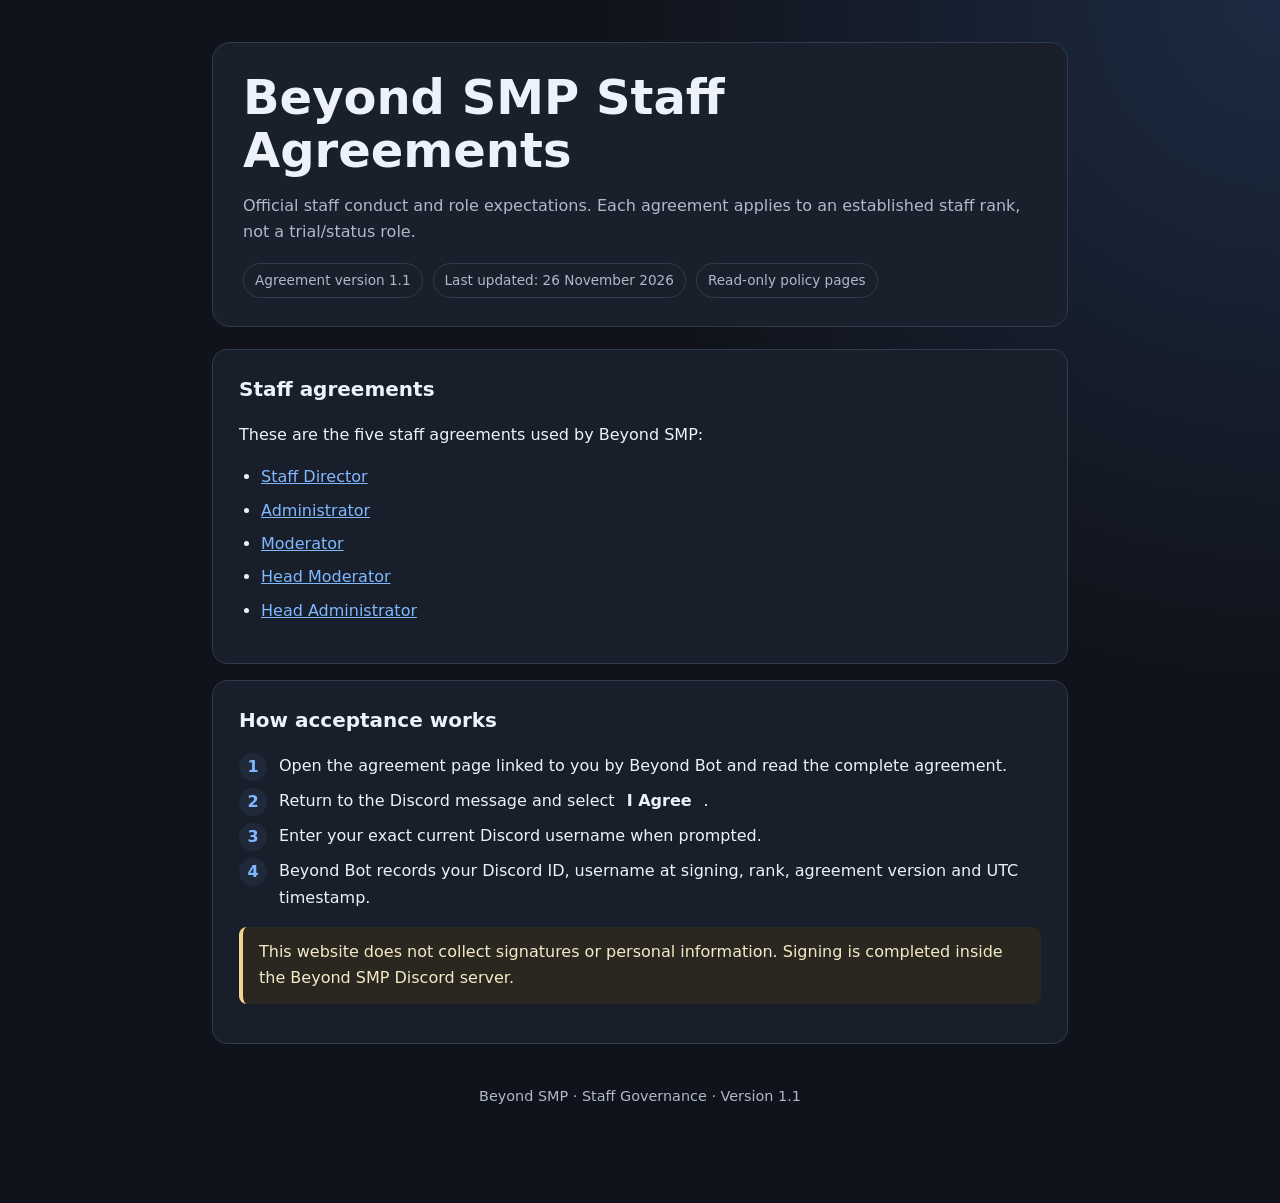
<file: index.html>
<!doctype html>
<html lang="en">
<head>
  <meta charset="utf-8">
  <meta name="viewport" content="width=device-width, initial-scale=1">
  <meta name="description" content="Official Beyond SMP staff agreements and role expectations.">
  <title>Beyond SMP · Staff Agreements</title>
  <link rel="stylesheet" href="style.css">
</head>
<body>
  <main class="wrap">
    <header>
      <h1>Beyond SMP Staff Agreements</h1>
      <p>Official staff conduct and role expectations. Each agreement applies to an established staff rank, not a trial/status role.</p>
      <div class="meta">
        <span class="pill">Agreement version 1.1</span>
        <span class="pill">Last updated: 26 November 2026</span>
        <span class="pill">Read-only policy pages</span>
      </div>
    </header>
    <section>
      <h2>Staff agreements</h2>
      <p>These are the five staff agreements used by Beyond SMP:</p>
      <ul>
        <li><a href="staff-director.html">Staff Director</a></li>
        <li><a href="staff-admin.html">Administrator</a></li>
        <li><a href="staff-mod.html">Moderator</a></li>
        <li><a href="staff-head-mod.html">Head Moderator</a></li>
        <li><a href="staff-head-admin.html">Head Administrator</a></li>
      </ul>
    </section>
    <section>
      <h2>How acceptance works</h2>
      <ol class="steps">
        <li>Open the agreement page linked to you by Beyond Bot and read the complete agreement.</li>
        <li>Return to the Discord message and select <strong>I Agree</strong>.</li>
        <li>Enter your exact current Discord username when prompted.</li>
        <li>Beyond Bot records your Discord ID, username at signing, rank, agreement version and UTC timestamp.</li>
      </ol>
      <p class="notice">This website does not collect signatures or personal information. Signing is completed inside the Beyond SMP Discord server.</p>
    </section>
    <footer>Beyond SMP · Staff Governance · Version 1.1</footer>
  </main>
</body>
</html>
</file>
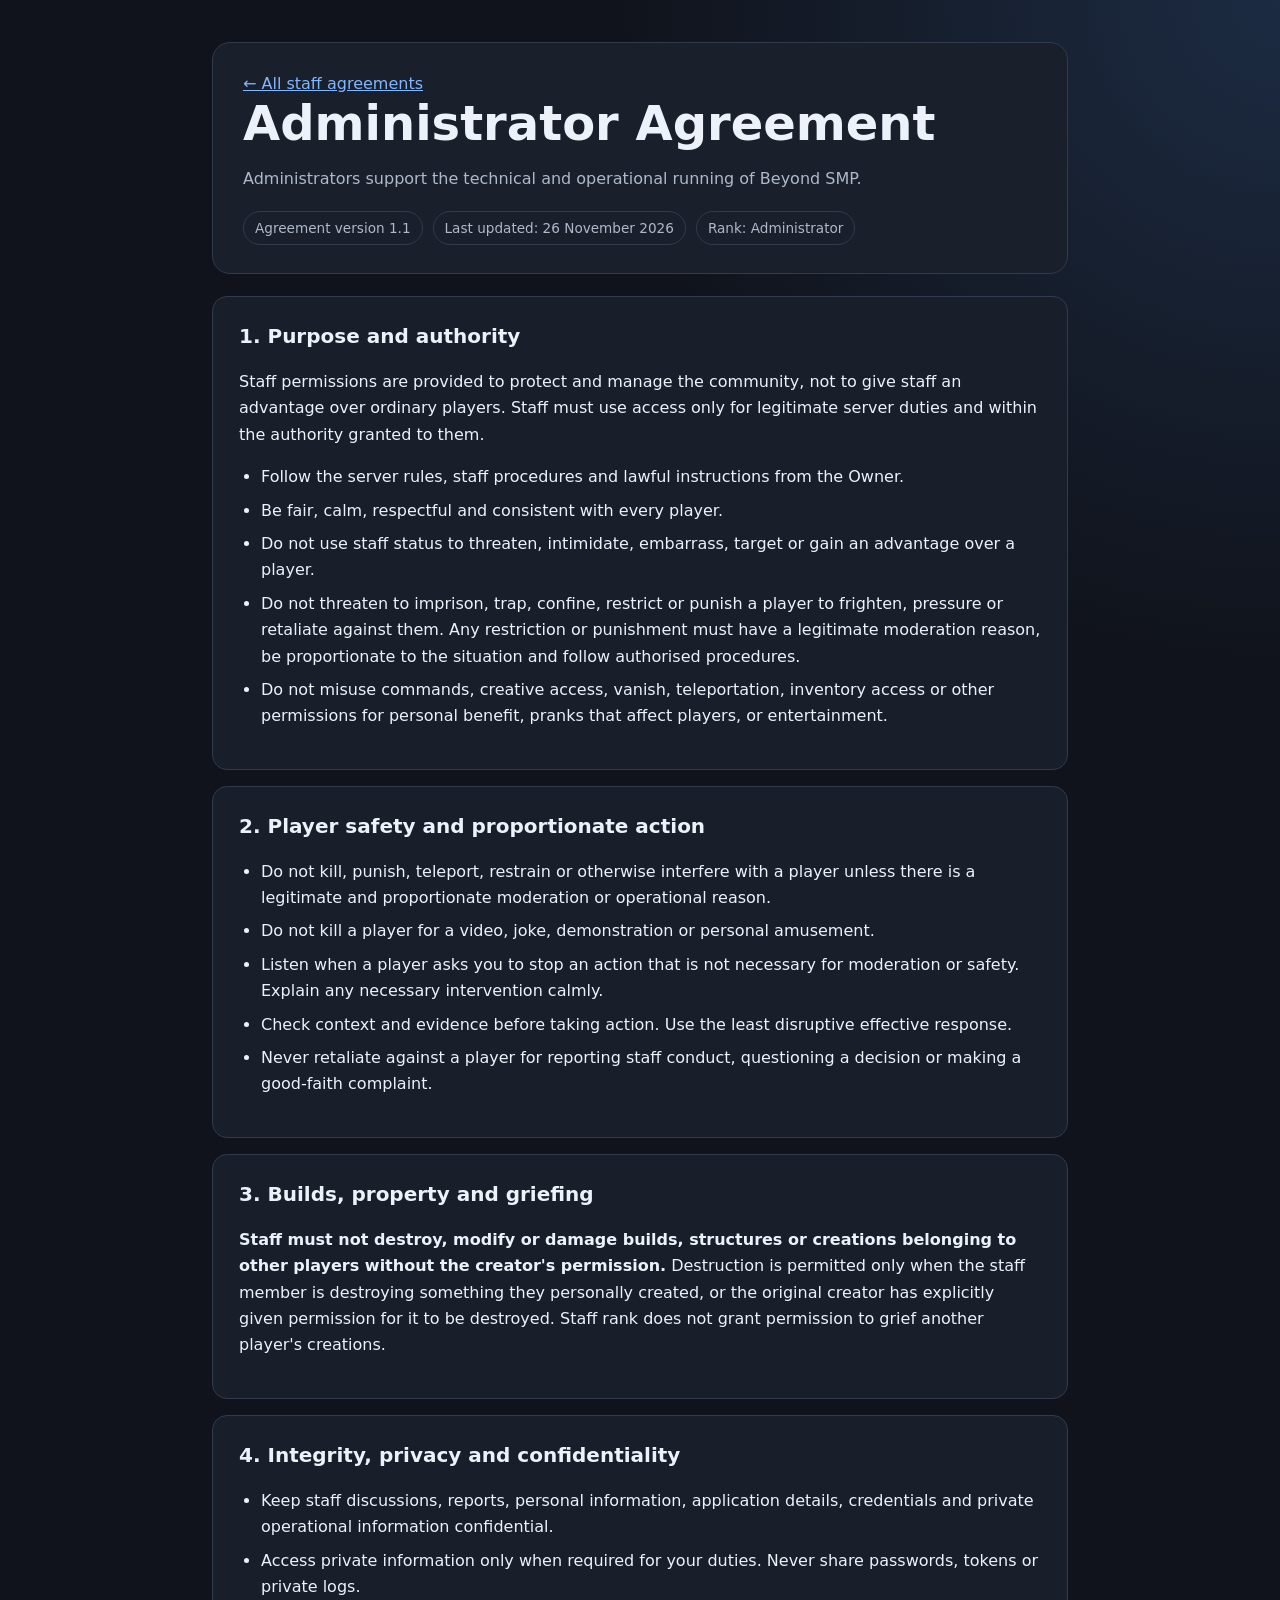
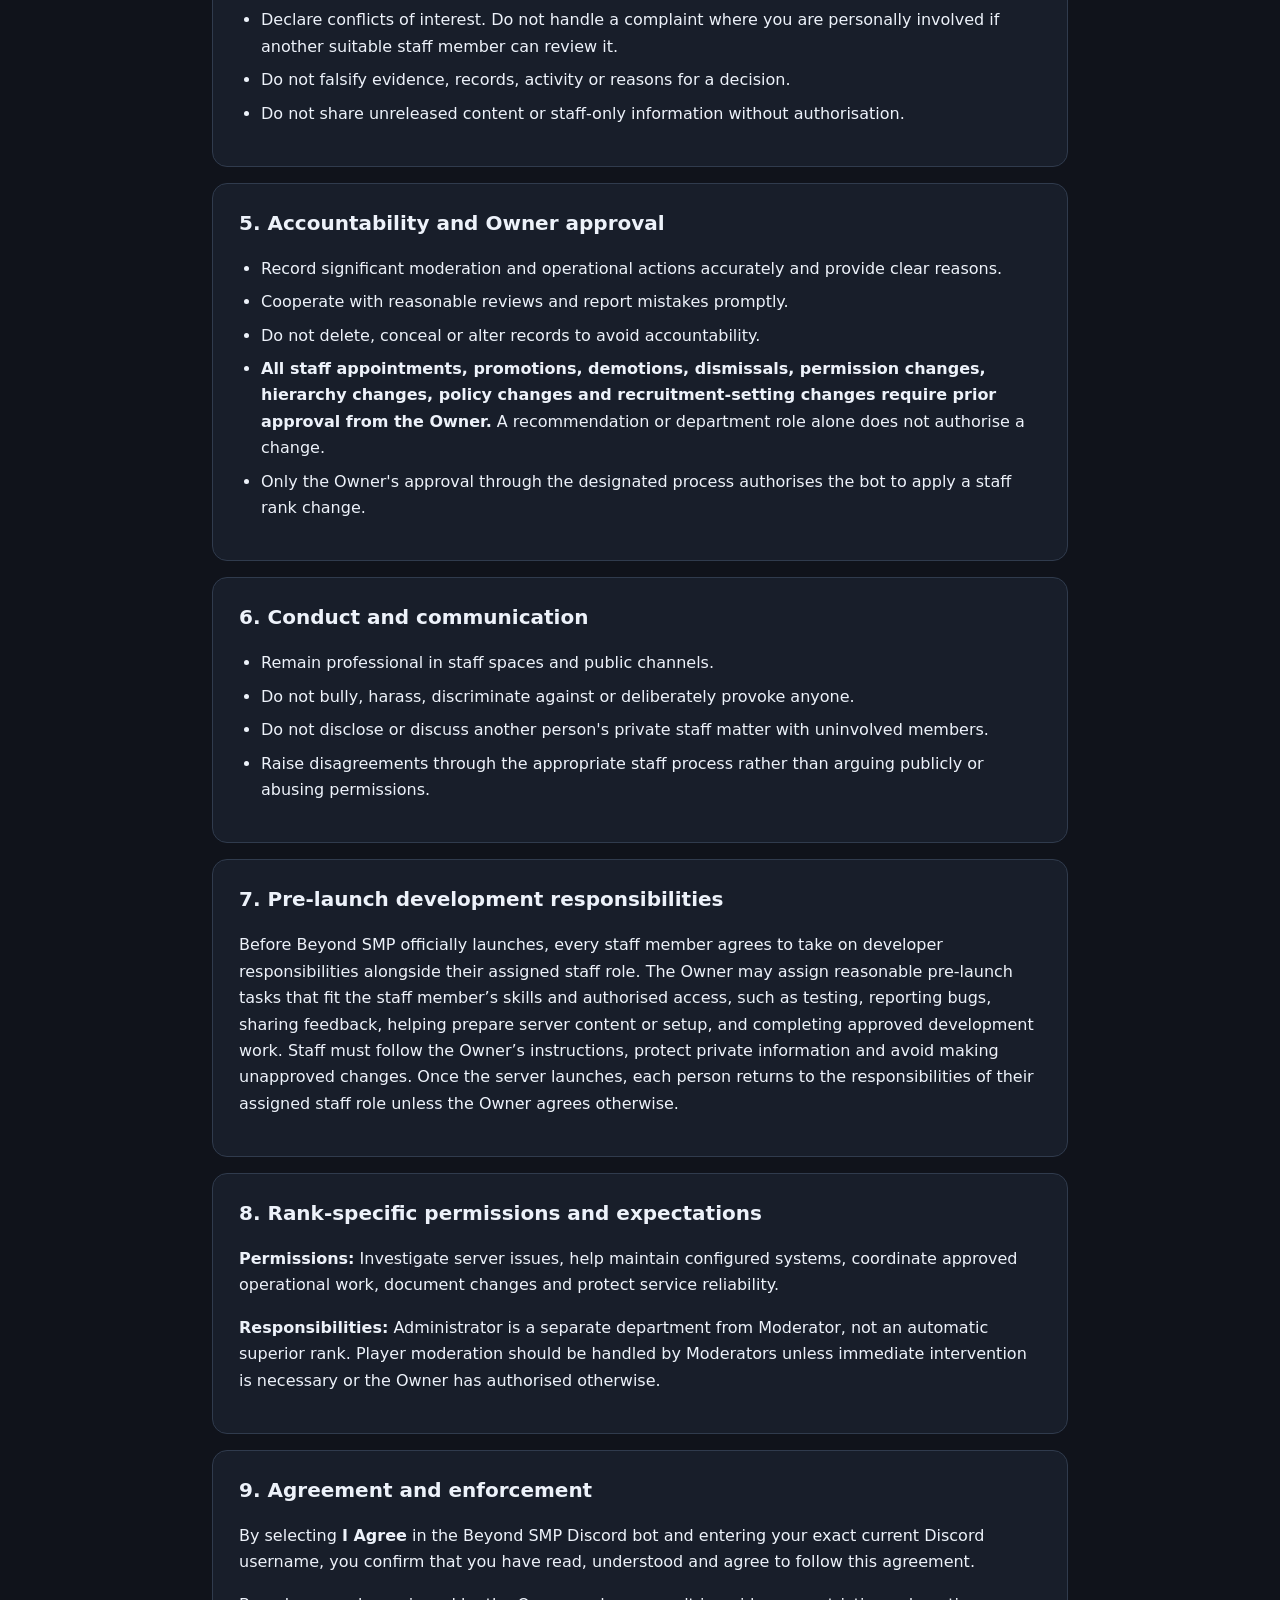
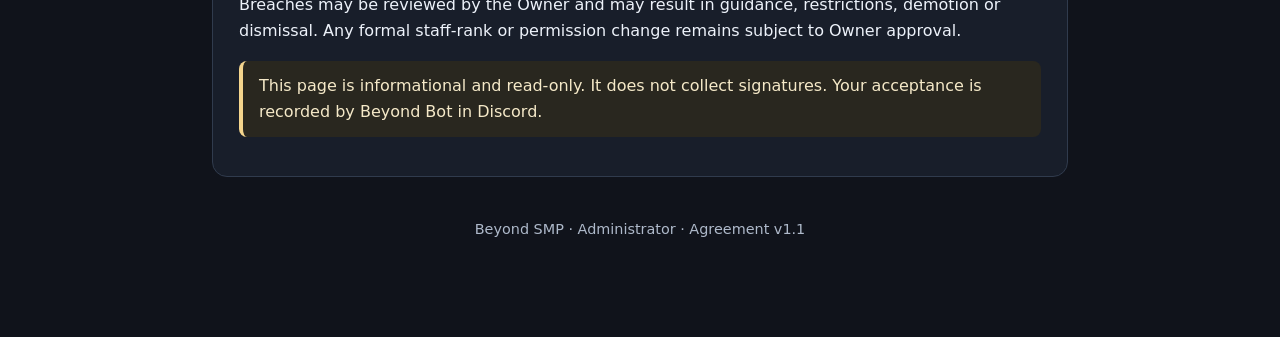
<file: staff-admin.html>
<!doctype html><html lang="en"><head><meta charset="utf-8"><meta name="viewport" content="width=device-width,initial-scale=1"><title>Administrator Agreement · Beyond SMP</title><link rel="stylesheet" href="style.css"></head><body><main class="wrap"><header><a href="index.html">← All staff agreements</a><h1>Administrator Agreement</h1><p>Administrators support the technical and operational running of Beyond SMP.</p><div class="meta"><span class="pill">Agreement version 1.1</span><span class="pill">Last updated: 26 November 2026</span><span class="pill">Rank: Administrator</span></div></header>
<section><h2>1. Purpose and authority</h2><p>Staff permissions are provided to protect and manage the community, not to give staff an advantage over ordinary players. Staff must use access only for legitimate server duties and within the authority granted to them.</p><ul><li>Follow the server rules, staff procedures and lawful instructions from the Owner.</li><li>Be fair, calm, respectful and consistent with every player.</li><li>Do not use staff status to threaten, intimidate, embarrass, target or gain an advantage over a player.</li>
<li>Do not threaten to imprison, trap, confine, restrict or punish a player to frighten, pressure or retaliate against them. Any restriction or punishment must have a legitimate moderation reason, be proportionate to the situation and follow authorised procedures.</li><li>Do not misuse commands, creative access, vanish, teleportation, inventory access or other permissions for personal benefit, pranks that affect players, or entertainment.</li></ul></section>
<section><h2>2. Player safety and proportionate action</h2><ul><li>Do not kill, punish, teleport, restrain or otherwise interfere with a player unless there is a legitimate and proportionate moderation or operational reason.</li><li>Do not kill a player for a video, joke, demonstration or personal amusement.</li><li>Listen when a player asks you to stop an action that is not necessary for moderation or safety. Explain any necessary intervention calmly.</li><li>Check context and evidence before taking action. Use the least disruptive effective response.</li><li>Never retaliate against a player for reporting staff conduct, questioning a decision or making a good-faith complaint.</li></ul></section>
<section><h2>3. Builds, property and griefing</h2><p><strong>Staff must not destroy, modify or damage builds, structures or creations belonging to other players without the creator's permission.</strong> Destruction is permitted only when the staff member is destroying something they personally created, or the original creator has explicitly given permission for it to be destroyed. Staff rank does not grant permission to grief another player's creations.</p></section>
<section><h2>4. Integrity, privacy and confidentiality</h2><ul><li>Keep staff discussions, reports, personal information, application details, credentials and private operational information confidential.</li><li>Access private information only when required for your duties. Never share passwords, tokens or private logs.</li><li>Declare conflicts of interest. Do not handle a complaint where you are personally involved if another suitable staff member can review it.</li><li>Do not falsify evidence, records, activity or reasons for a decision.</li><li>Do not share unreleased content or staff-only information without authorisation.</li></ul></section>
<section><h2>5. Accountability and Owner approval</h2><ul><li>Record significant moderation and operational actions accurately and provide clear reasons.</li><li>Cooperate with reasonable reviews and report mistakes promptly.</li><li>Do not delete, conceal or alter records to avoid accountability.</li><li><strong>All staff appointments, promotions, demotions, dismissals, permission changes, hierarchy changes, policy changes and recruitment-setting changes require prior approval from the Owner.</strong> A recommendation or department role alone does not authorise a change.</li><li>Only the Owner's approval through the designated process authorises the bot to apply a staff rank change.</li></ul></section>
<section><h2>6. Conduct and communication</h2><ul><li>Remain professional in staff spaces and public channels.</li><li>Do not bully, harass, discriminate against or deliberately provoke anyone.</li><li>Do not disclose or discuss another person's private staff matter with uninvolved members.</li><li>Raise disagreements through the appropriate staff process rather than arguing publicly or abusing permissions.</li></ul></section>
<section><h2>7. Pre-launch development responsibilities</h2><p>Before Beyond SMP officially launches, every staff member agrees to take on developer responsibilities alongside their assigned staff role. The Owner may assign reasonable pre-launch tasks that fit the staff member’s skills and authorised access, such as testing, reporting bugs, sharing feedback, helping prepare server content or setup, and completing approved development work. Staff must follow the Owner’s instructions, protect private information and avoid making unapproved changes. Once the server launches, each person returns to the responsibilities of their assigned staff role unless the Owner agrees otherwise.</p></section><section><h2>8. Rank-specific permissions and expectations</h2><p><strong>Permissions:</strong> Investigate server issues, help maintain configured systems, coordinate approved operational work, document changes and protect service reliability.</p><p><strong>Responsibilities:</strong> Administrator is a separate department from Moderator, not an automatic superior rank. Player moderation should be handled by Moderators unless immediate intervention is necessary or the Owner has authorised otherwise.</p></section><section><h2>9. Agreement and enforcement</h2><p>By selecting <strong>I Agree</strong> in the Beyond SMP Discord bot and entering your exact current Discord username, you confirm that you have read, understood and agree to follow this agreement.</p><p>Breaches may be reviewed by the Owner and may result in guidance, restrictions, demotion or dismissal. Any formal staff-rank or permission change remains subject to Owner approval.</p><p class="notice">This page is informational and read-only. It does not collect signatures. Your acceptance is recorded by Beyond Bot in Discord.</p></section><footer>Beyond SMP · Administrator · Agreement v1.1</footer></main></body></html>
</file>
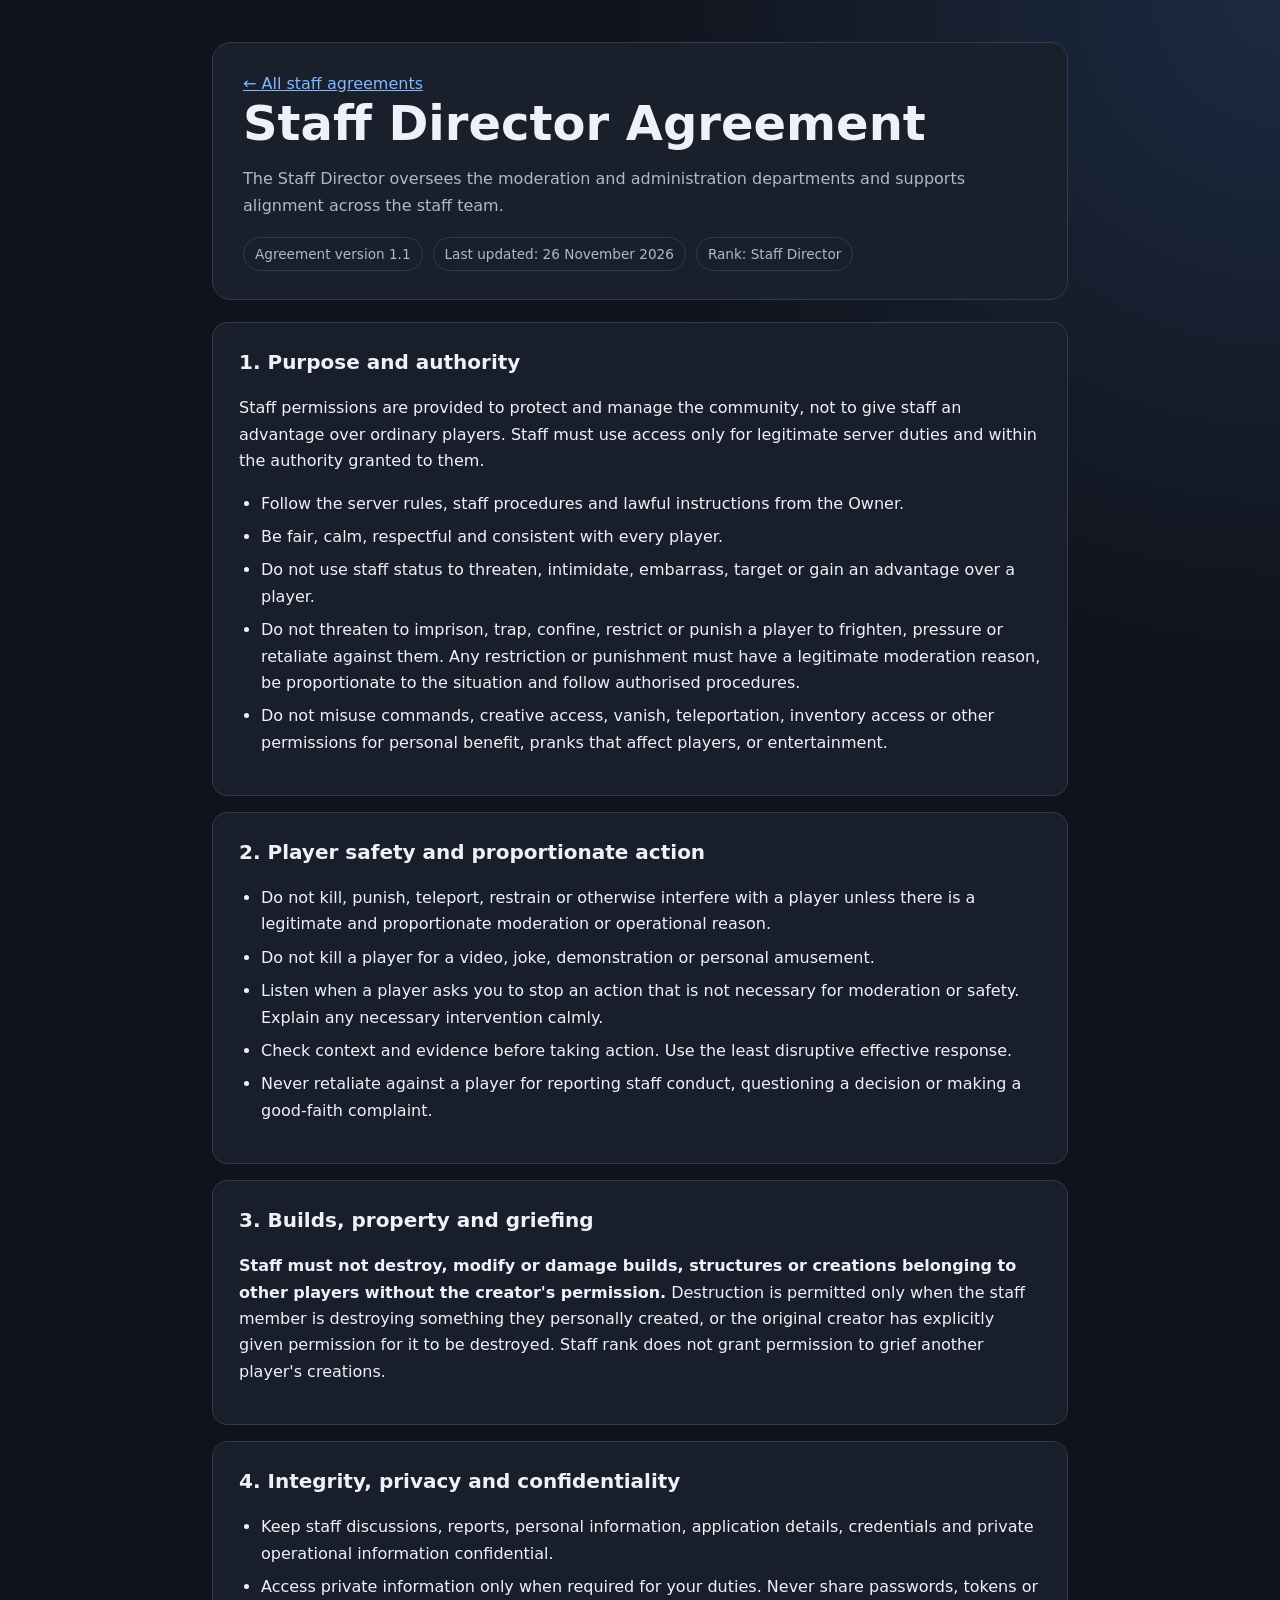
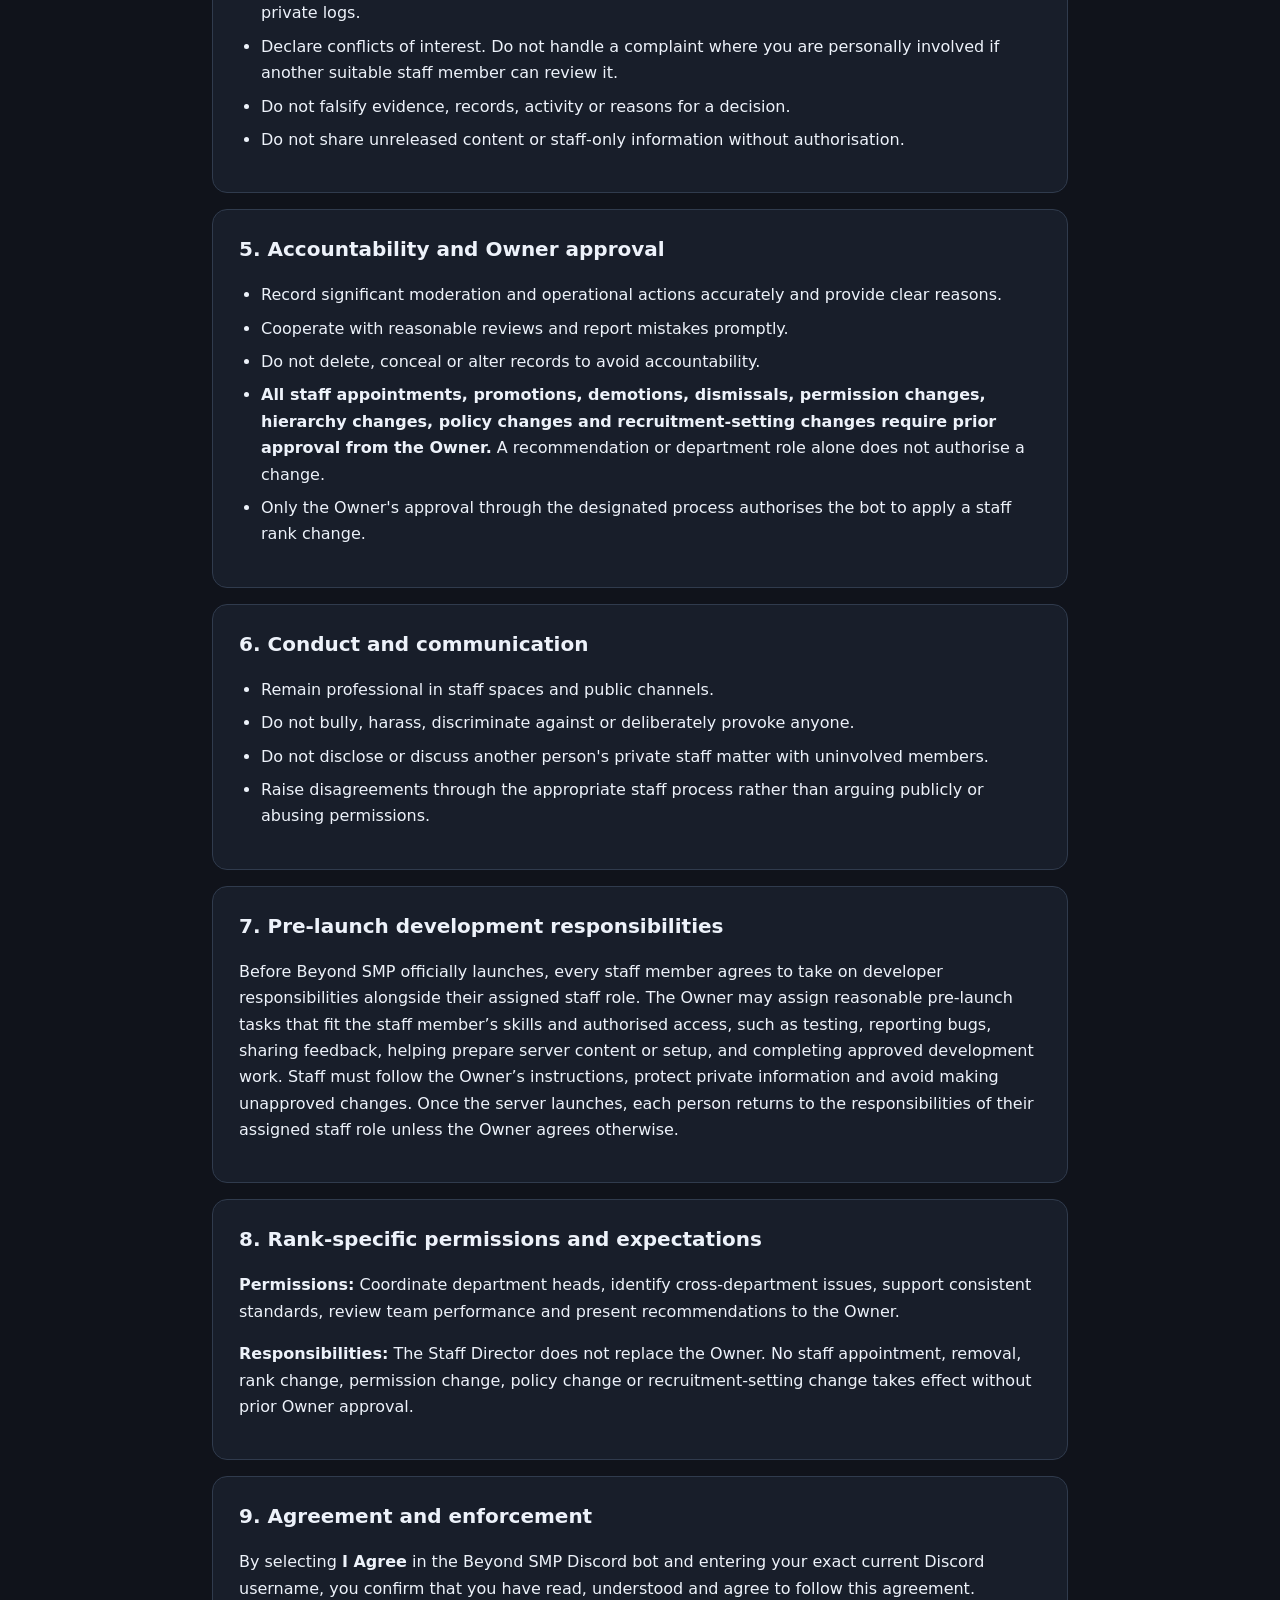
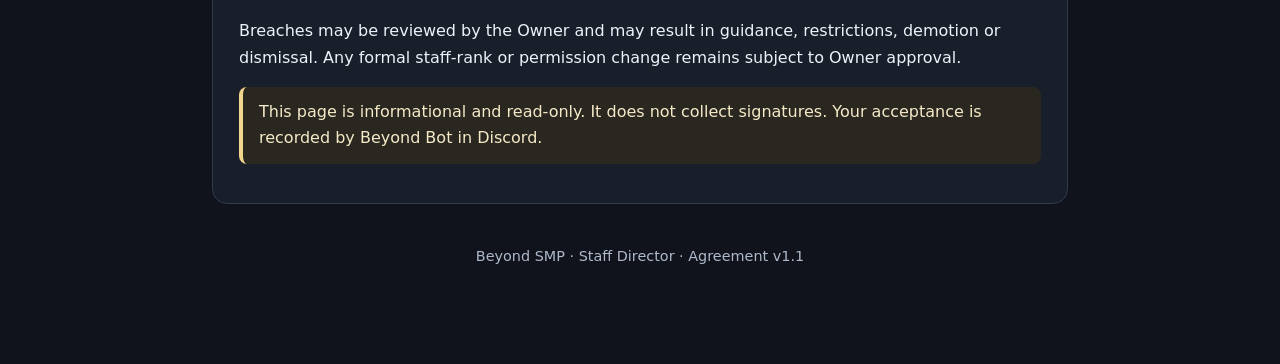
<file: staff-director.html>
<!doctype html><html lang="en"><head><meta charset="utf-8"><meta name="viewport" content="width=device-width,initial-scale=1"><title>Staff Director Agreement · Beyond SMP</title><link rel="stylesheet" href="style.css"></head><body><main class="wrap"><header><a href="index.html">← All staff agreements</a><h1>Staff Director Agreement</h1><p>The Staff Director oversees the moderation and administration departments and supports alignment across the staff team.</p><div class="meta"><span class="pill">Agreement version 1.1</span><span class="pill">Last updated: 26 November 2026</span><span class="pill">Rank: Staff Director</span></div></header>
<section><h2>1. Purpose and authority</h2><p>Staff permissions are provided to protect and manage the community, not to give staff an advantage over ordinary players. Staff must use access only for legitimate server duties and within the authority granted to them.</p><ul><li>Follow the server rules, staff procedures and lawful instructions from the Owner.</li><li>Be fair, calm, respectful and consistent with every player.</li><li>Do not use staff status to threaten, intimidate, embarrass, target or gain an advantage over a player.</li>
<li>Do not threaten to imprison, trap, confine, restrict or punish a player to frighten, pressure or retaliate against them. Any restriction or punishment must have a legitimate moderation reason, be proportionate to the situation and follow authorised procedures.</li><li>Do not misuse commands, creative access, vanish, teleportation, inventory access or other permissions for personal benefit, pranks that affect players, or entertainment.</li></ul></section>
<section><h2>2. Player safety and proportionate action</h2><ul><li>Do not kill, punish, teleport, restrain or otherwise interfere with a player unless there is a legitimate and proportionate moderation or operational reason.</li><li>Do not kill a player for a video, joke, demonstration or personal amusement.</li><li>Listen when a player asks you to stop an action that is not necessary for moderation or safety. Explain any necessary intervention calmly.</li><li>Check context and evidence before taking action. Use the least disruptive effective response.</li><li>Never retaliate against a player for reporting staff conduct, questioning a decision or making a good-faith complaint.</li></ul></section>
<section><h2>3. Builds, property and griefing</h2><p><strong>Staff must not destroy, modify or damage builds, structures or creations belonging to other players without the creator's permission.</strong> Destruction is permitted only when the staff member is destroying something they personally created, or the original creator has explicitly given permission for it to be destroyed. Staff rank does not grant permission to grief another player's creations.</p></section>
<section><h2>4. Integrity, privacy and confidentiality</h2><ul><li>Keep staff discussions, reports, personal information, application details, credentials and private operational information confidential.</li><li>Access private information only when required for your duties. Never share passwords, tokens or private logs.</li><li>Declare conflicts of interest. Do not handle a complaint where you are personally involved if another suitable staff member can review it.</li><li>Do not falsify evidence, records, activity or reasons for a decision.</li><li>Do not share unreleased content or staff-only information without authorisation.</li></ul></section>
<section><h2>5. Accountability and Owner approval</h2><ul><li>Record significant moderation and operational actions accurately and provide clear reasons.</li><li>Cooperate with reasonable reviews and report mistakes promptly.</li><li>Do not delete, conceal or alter records to avoid accountability.</li><li><strong>All staff appointments, promotions, demotions, dismissals, permission changes, hierarchy changes, policy changes and recruitment-setting changes require prior approval from the Owner.</strong> A recommendation or department role alone does not authorise a change.</li><li>Only the Owner's approval through the designated process authorises the bot to apply a staff rank change.</li></ul></section>
<section><h2>6. Conduct and communication</h2><ul><li>Remain professional in staff spaces and public channels.</li><li>Do not bully, harass, discriminate against or deliberately provoke anyone.</li><li>Do not disclose or discuss another person's private staff matter with uninvolved members.</li><li>Raise disagreements through the appropriate staff process rather than arguing publicly or abusing permissions.</li></ul></section>
<section><h2>7. Pre-launch development responsibilities</h2><p>Before Beyond SMP officially launches, every staff member agrees to take on developer responsibilities alongside their assigned staff role. The Owner may assign reasonable pre-launch tasks that fit the staff member’s skills and authorised access, such as testing, reporting bugs, sharing feedback, helping prepare server content or setup, and completing approved development work. Staff must follow the Owner’s instructions, protect private information and avoid making unapproved changes. Once the server launches, each person returns to the responsibilities of their assigned staff role unless the Owner agrees otherwise.</p></section><section><h2>8. Rank-specific permissions and expectations</h2><p><strong>Permissions:</strong> Coordinate department heads, identify cross-department issues, support consistent standards, review team performance and present recommendations to the Owner.</p><p><strong>Responsibilities:</strong> The Staff Director does not replace the Owner. No staff appointment, removal, rank change, permission change, policy change or recruitment-setting change takes effect without prior Owner approval.</p></section><section><h2>9. Agreement and enforcement</h2><p>By selecting <strong>I Agree</strong> in the Beyond SMP Discord bot and entering your exact current Discord username, you confirm that you have read, understood and agree to follow this agreement.</p><p>Breaches may be reviewed by the Owner and may result in guidance, restrictions, demotion or dismissal. Any formal staff-rank or permission change remains subject to Owner approval.</p><p class="notice">This page is informational and read-only. It does not collect signatures. Your acceptance is recorded by Beyond Bot in Discord.</p></section><footer>Beyond SMP · Staff Director · Agreement v1.1</footer></main></body></html>
</file>
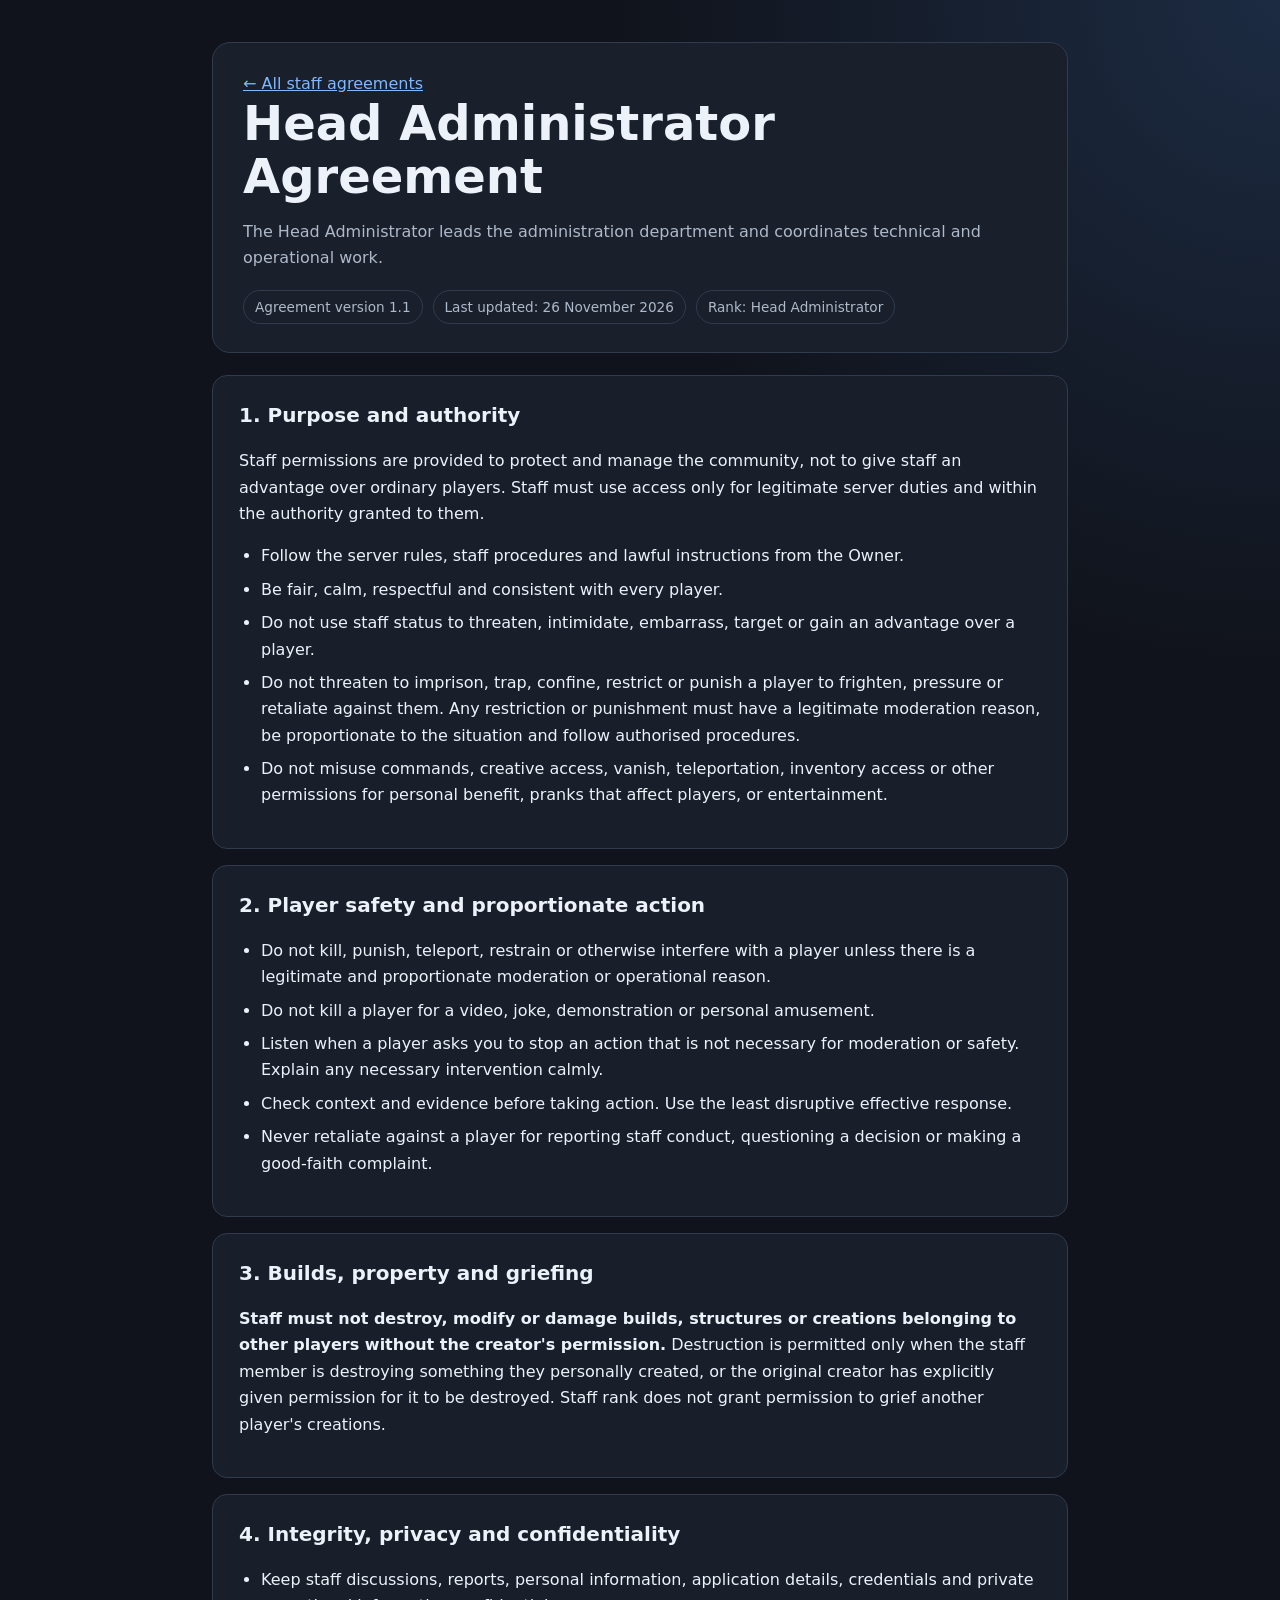
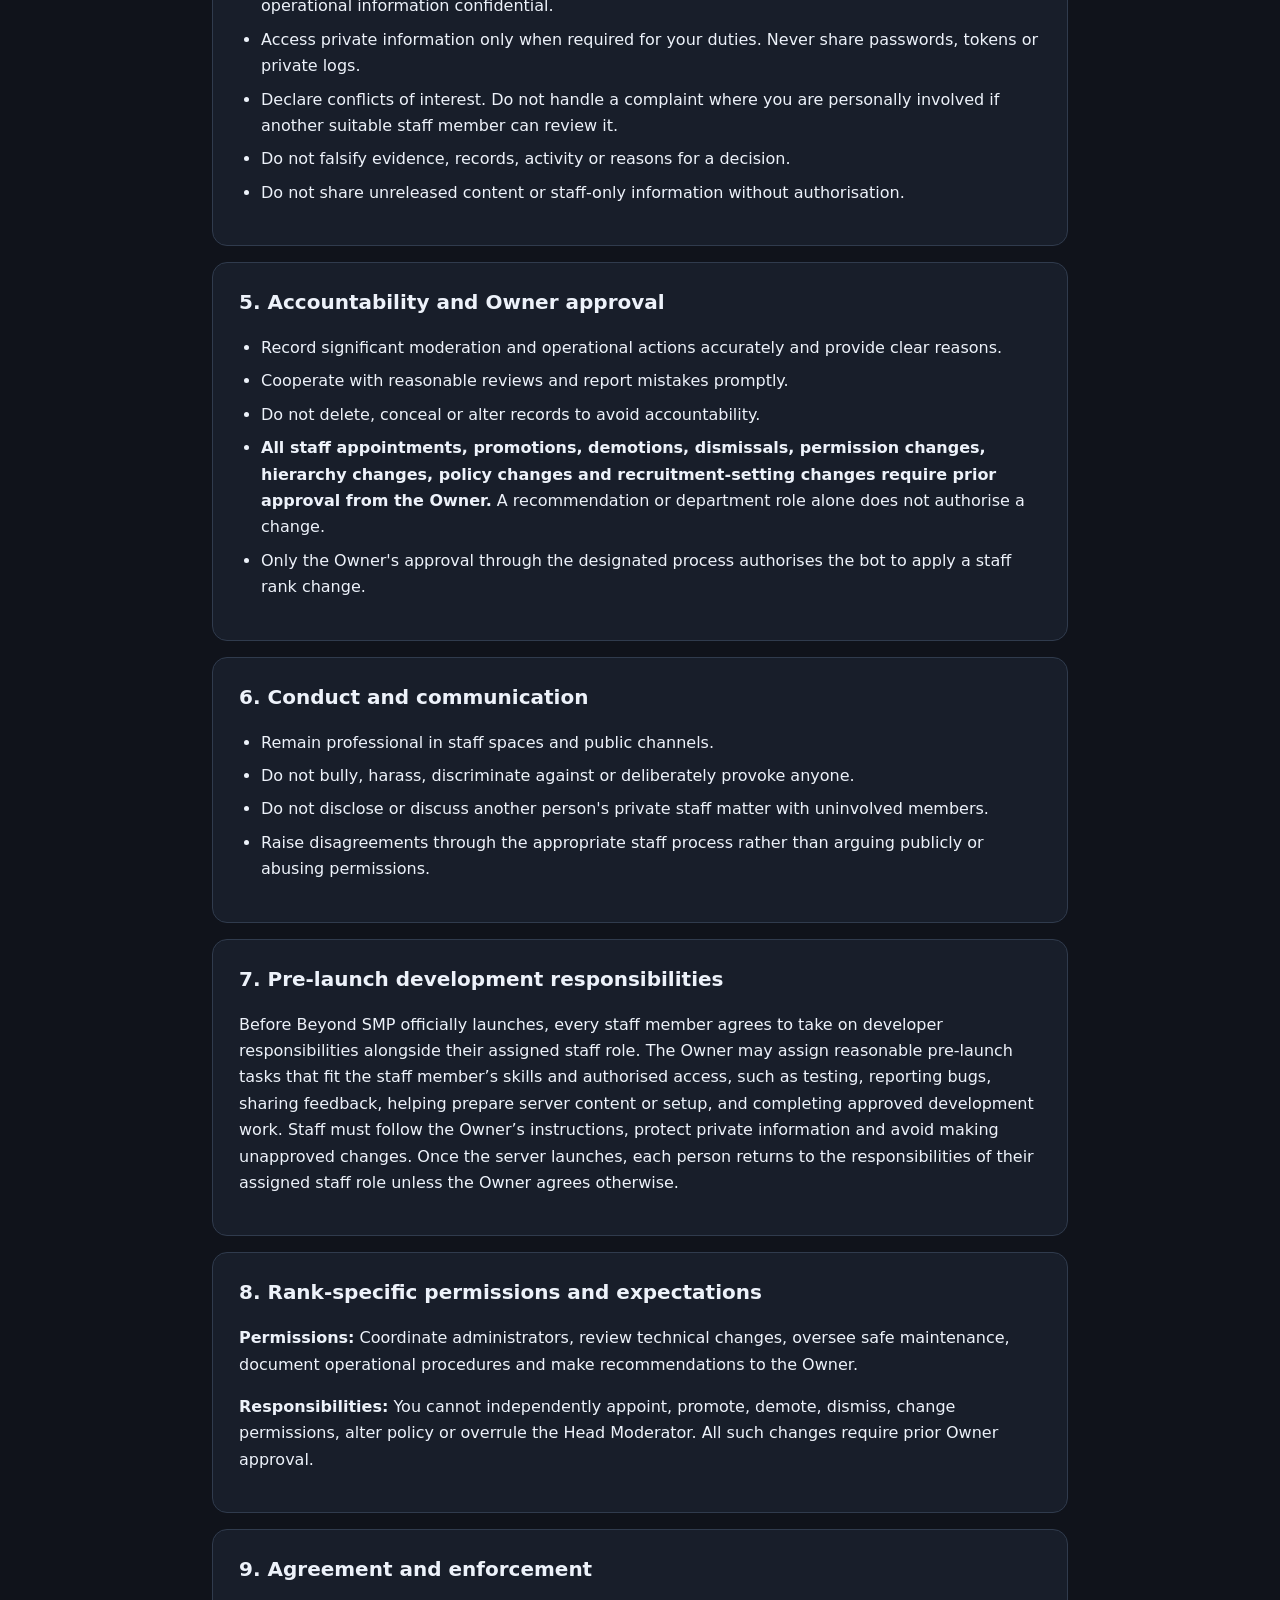
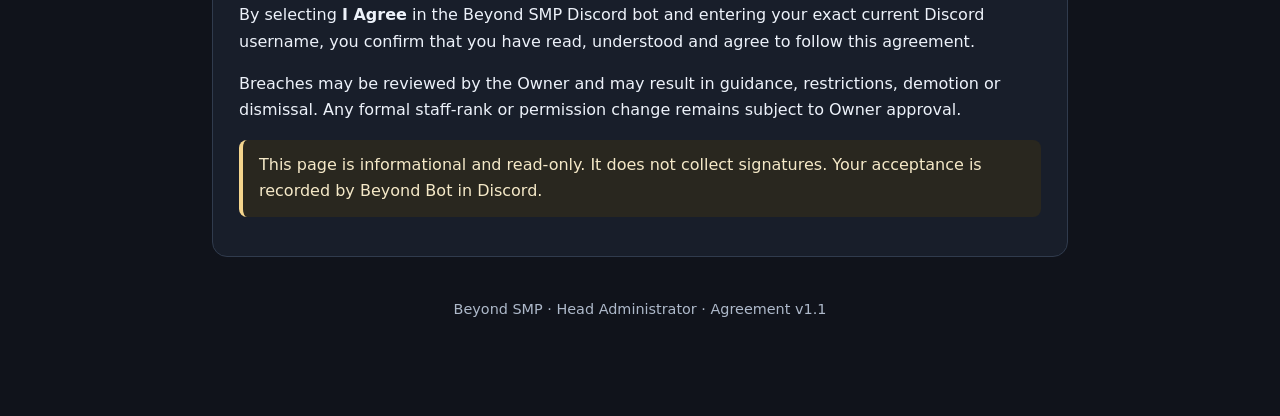
<file: staff-head-admin.html>
<!doctype html><html lang="en"><head><meta charset="utf-8"><meta name="viewport" content="width=device-width,initial-scale=1"><title>Head Administrator Agreement · Beyond SMP</title><link rel="stylesheet" href="style.css"></head><body><main class="wrap"><header><a href="index.html">← All staff agreements</a><h1>Head Administrator Agreement</h1><p>The Head Administrator leads the administration department and coordinates technical and operational work.</p><div class="meta"><span class="pill">Agreement version 1.1</span><span class="pill">Last updated: 26 November 2026</span><span class="pill">Rank: Head Administrator</span></div></header>
<section><h2>1. Purpose and authority</h2><p>Staff permissions are provided to protect and manage the community, not to give staff an advantage over ordinary players. Staff must use access only for legitimate server duties and within the authority granted to them.</p><ul><li>Follow the server rules, staff procedures and lawful instructions from the Owner.</li><li>Be fair, calm, respectful and consistent with every player.</li><li>Do not use staff status to threaten, intimidate, embarrass, target or gain an advantage over a player.</li>
<li>Do not threaten to imprison, trap, confine, restrict or punish a player to frighten, pressure or retaliate against them. Any restriction or punishment must have a legitimate moderation reason, be proportionate to the situation and follow authorised procedures.</li><li>Do not misuse commands, creative access, vanish, teleportation, inventory access or other permissions for personal benefit, pranks that affect players, or entertainment.</li></ul></section>
<section><h2>2. Player safety and proportionate action</h2><ul><li>Do not kill, punish, teleport, restrain or otherwise interfere with a player unless there is a legitimate and proportionate moderation or operational reason.</li><li>Do not kill a player for a video, joke, demonstration or personal amusement.</li><li>Listen when a player asks you to stop an action that is not necessary for moderation or safety. Explain any necessary intervention calmly.</li><li>Check context and evidence before taking action. Use the least disruptive effective response.</li><li>Never retaliate against a player for reporting staff conduct, questioning a decision or making a good-faith complaint.</li></ul></section>
<section><h2>3. Builds, property and griefing</h2><p><strong>Staff must not destroy, modify or damage builds, structures or creations belonging to other players without the creator's permission.</strong> Destruction is permitted only when the staff member is destroying something they personally created, or the original creator has explicitly given permission for it to be destroyed. Staff rank does not grant permission to grief another player's creations.</p></section>
<section><h2>4. Integrity, privacy and confidentiality</h2><ul><li>Keep staff discussions, reports, personal information, application details, credentials and private operational information confidential.</li><li>Access private information only when required for your duties. Never share passwords, tokens or private logs.</li><li>Declare conflicts of interest. Do not handle a complaint where you are personally involved if another suitable staff member can review it.</li><li>Do not falsify evidence, records, activity or reasons for a decision.</li><li>Do not share unreleased content or staff-only information without authorisation.</li></ul></section>
<section><h2>5. Accountability and Owner approval</h2><ul><li>Record significant moderation and operational actions accurately and provide clear reasons.</li><li>Cooperate with reasonable reviews and report mistakes promptly.</li><li>Do not delete, conceal or alter records to avoid accountability.</li><li><strong>All staff appointments, promotions, demotions, dismissals, permission changes, hierarchy changes, policy changes and recruitment-setting changes require prior approval from the Owner.</strong> A recommendation or department role alone does not authorise a change.</li><li>Only the Owner's approval through the designated process authorises the bot to apply a staff rank change.</li></ul></section>
<section><h2>6. Conduct and communication</h2><ul><li>Remain professional in staff spaces and public channels.</li><li>Do not bully, harass, discriminate against or deliberately provoke anyone.</li><li>Do not disclose or discuss another person's private staff matter with uninvolved members.</li><li>Raise disagreements through the appropriate staff process rather than arguing publicly or abusing permissions.</li></ul></section>
<section><h2>7. Pre-launch development responsibilities</h2><p>Before Beyond SMP officially launches, every staff member agrees to take on developer responsibilities alongside their assigned staff role. The Owner may assign reasonable pre-launch tasks that fit the staff member’s skills and authorised access, such as testing, reporting bugs, sharing feedback, helping prepare server content or setup, and completing approved development work. Staff must follow the Owner’s instructions, protect private information and avoid making unapproved changes. Once the server launches, each person returns to the responsibilities of their assigned staff role unless the Owner agrees otherwise.</p></section><section><h2>8. Rank-specific permissions and expectations</h2><p><strong>Permissions:</strong> Coordinate administrators, review technical changes, oversee safe maintenance, document operational procedures and make recommendations to the Owner.</p><p><strong>Responsibilities:</strong> You cannot independently appoint, promote, demote, dismiss, change permissions, alter policy or overrule the Head Moderator. All such changes require prior Owner approval.</p></section><section><h2>9. Agreement and enforcement</h2><p>By selecting <strong>I Agree</strong> in the Beyond SMP Discord bot and entering your exact current Discord username, you confirm that you have read, understood and agree to follow this agreement.</p><p>Breaches may be reviewed by the Owner and may result in guidance, restrictions, demotion or dismissal. Any formal staff-rank or permission change remains subject to Owner approval.</p><p class="notice">This page is informational and read-only. It does not collect signatures. Your acceptance is recorded by Beyond Bot in Discord.</p></section><footer>Beyond SMP · Head Administrator · Agreement v1.1</footer></main></body></html>
</file>
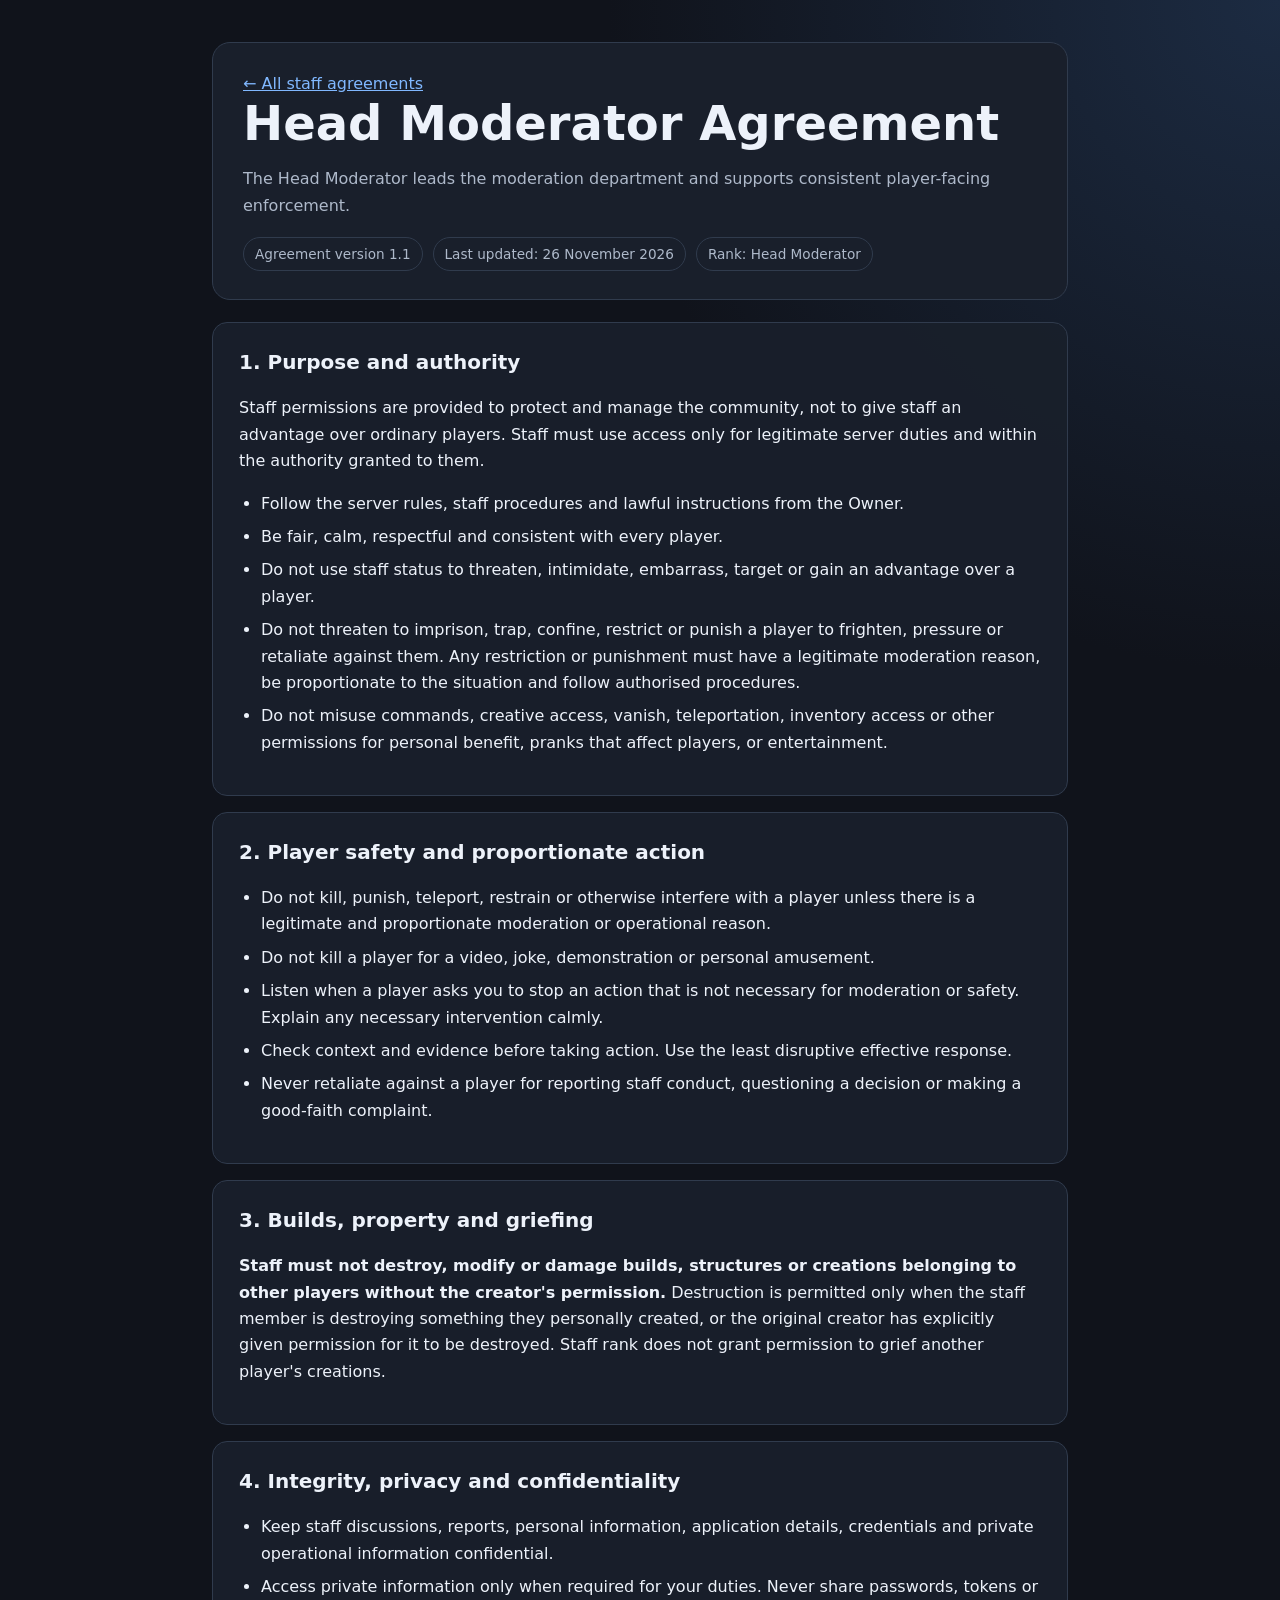
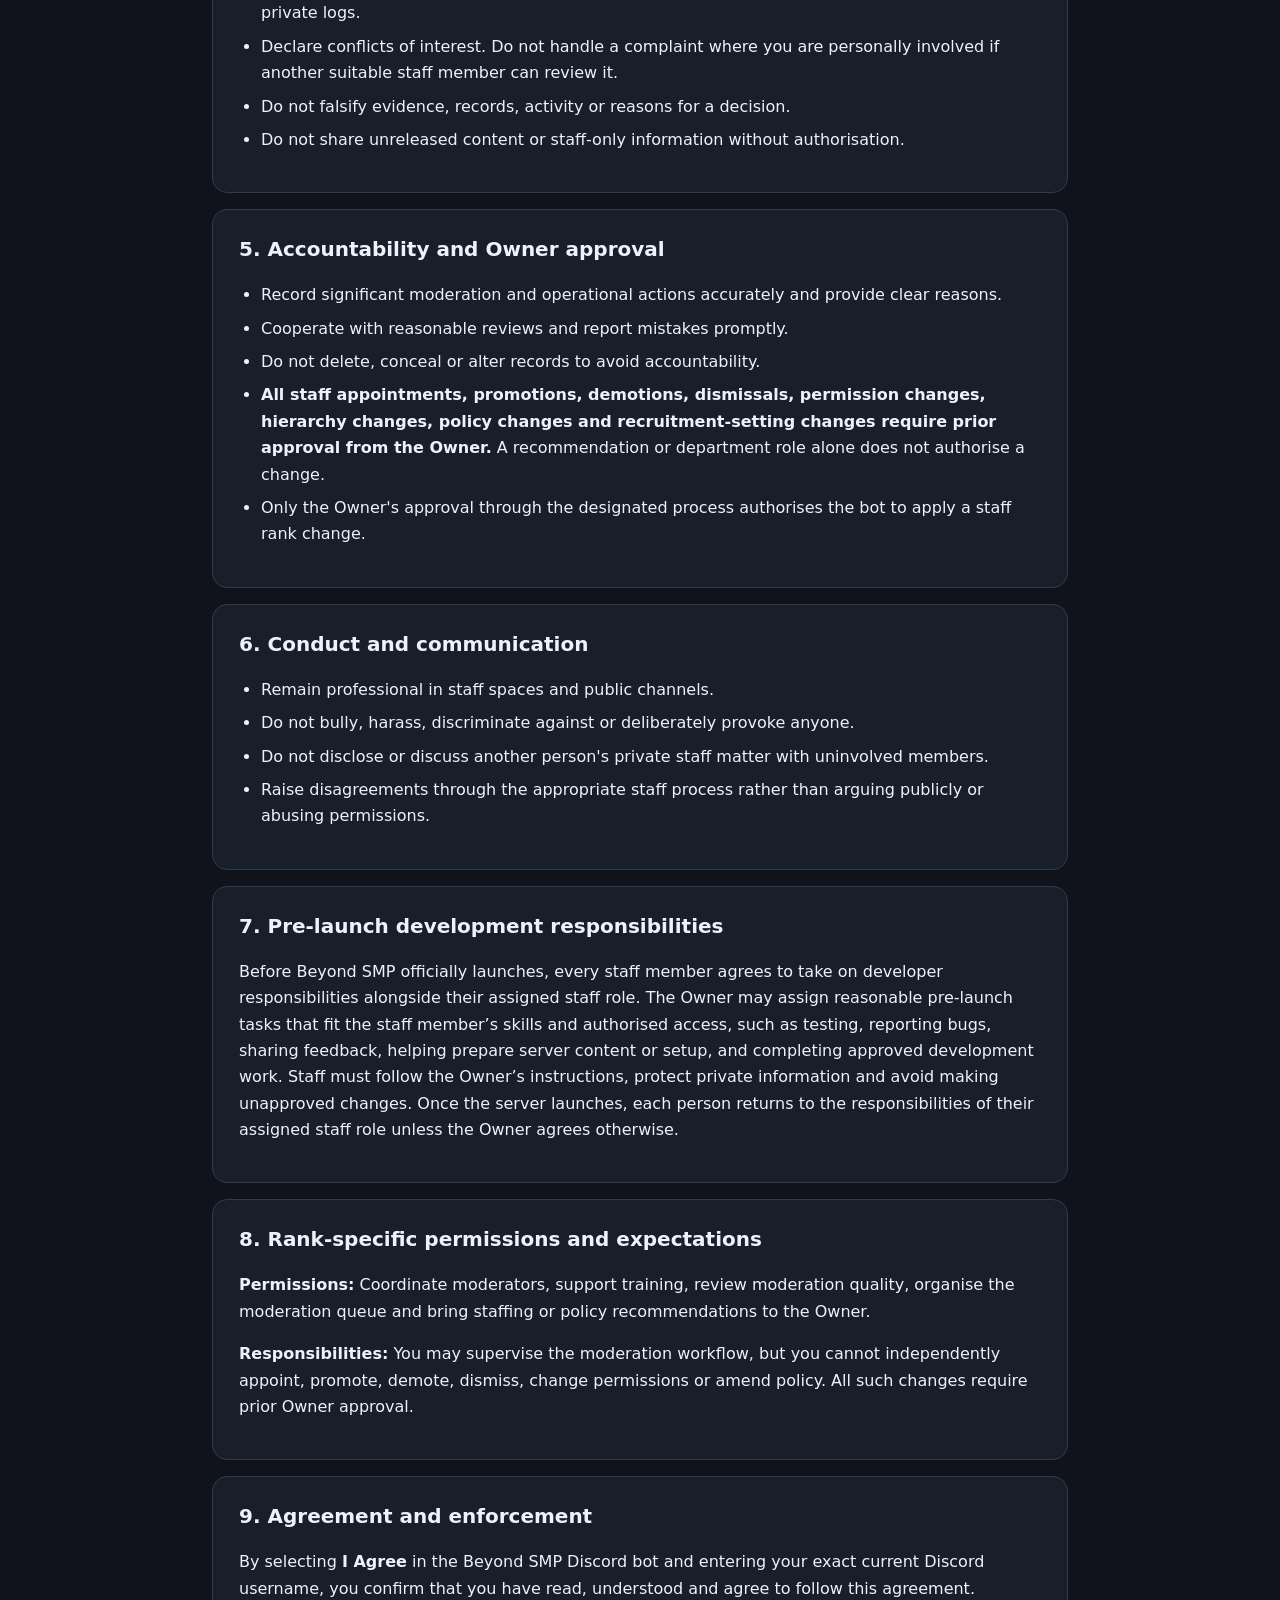
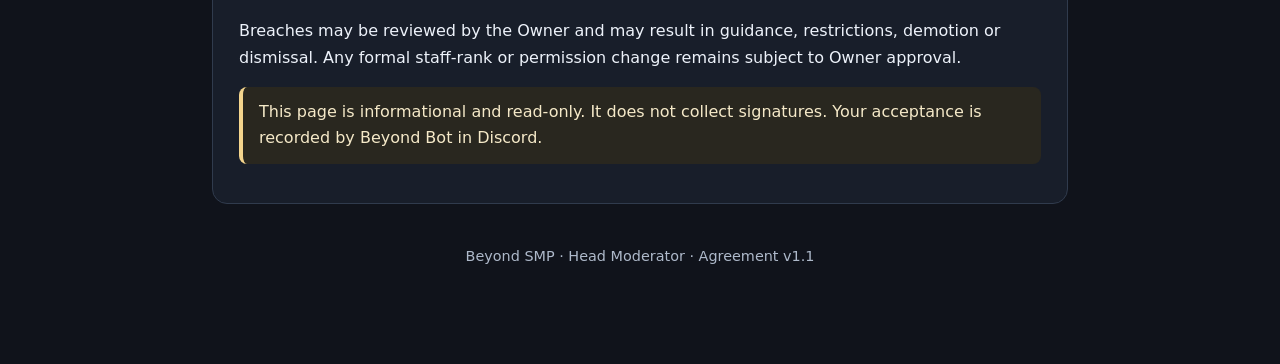
<file: staff-head-mod.html>
<!doctype html><html lang="en"><head><meta charset="utf-8"><meta name="viewport" content="width=device-width,initial-scale=1"><title>Head Moderator Agreement · Beyond SMP</title><link rel="stylesheet" href="style.css"></head><body><main class="wrap"><header><a href="index.html">← All staff agreements</a><h1>Head Moderator Agreement</h1><p>The Head Moderator leads the moderation department and supports consistent player-facing enforcement.</p><div class="meta"><span class="pill">Agreement version 1.1</span><span class="pill">Last updated: 26 November 2026</span><span class="pill">Rank: Head Moderator</span></div></header>
<section><h2>1. Purpose and authority</h2><p>Staff permissions are provided to protect and manage the community, not to give staff an advantage over ordinary players. Staff must use access only for legitimate server duties and within the authority granted to them.</p><ul><li>Follow the server rules, staff procedures and lawful instructions from the Owner.</li><li>Be fair, calm, respectful and consistent with every player.</li><li>Do not use staff status to threaten, intimidate, embarrass, target or gain an advantage over a player.</li>
<li>Do not threaten to imprison, trap, confine, restrict or punish a player to frighten, pressure or retaliate against them. Any restriction or punishment must have a legitimate moderation reason, be proportionate to the situation and follow authorised procedures.</li><li>Do not misuse commands, creative access, vanish, teleportation, inventory access or other permissions for personal benefit, pranks that affect players, or entertainment.</li></ul></section>
<section><h2>2. Player safety and proportionate action</h2><ul><li>Do not kill, punish, teleport, restrain or otherwise interfere with a player unless there is a legitimate and proportionate moderation or operational reason.</li><li>Do not kill a player for a video, joke, demonstration or personal amusement.</li><li>Listen when a player asks you to stop an action that is not necessary for moderation or safety. Explain any necessary intervention calmly.</li><li>Check context and evidence before taking action. Use the least disruptive effective response.</li><li>Never retaliate against a player for reporting staff conduct, questioning a decision or making a good-faith complaint.</li></ul></section>
<section><h2>3. Builds, property and griefing</h2><p><strong>Staff must not destroy, modify or damage builds, structures or creations belonging to other players without the creator's permission.</strong> Destruction is permitted only when the staff member is destroying something they personally created, or the original creator has explicitly given permission for it to be destroyed. Staff rank does not grant permission to grief another player's creations.</p></section>
<section><h2>4. Integrity, privacy and confidentiality</h2><ul><li>Keep staff discussions, reports, personal information, application details, credentials and private operational information confidential.</li><li>Access private information only when required for your duties. Never share passwords, tokens or private logs.</li><li>Declare conflicts of interest. Do not handle a complaint where you are personally involved if another suitable staff member can review it.</li><li>Do not falsify evidence, records, activity or reasons for a decision.</li><li>Do not share unreleased content or staff-only information without authorisation.</li></ul></section>
<section><h2>5. Accountability and Owner approval</h2><ul><li>Record significant moderation and operational actions accurately and provide clear reasons.</li><li>Cooperate with reasonable reviews and report mistakes promptly.</li><li>Do not delete, conceal or alter records to avoid accountability.</li><li><strong>All staff appointments, promotions, demotions, dismissals, permission changes, hierarchy changes, policy changes and recruitment-setting changes require prior approval from the Owner.</strong> A recommendation or department role alone does not authorise a change.</li><li>Only the Owner's approval through the designated process authorises the bot to apply a staff rank change.</li></ul></section>
<section><h2>6. Conduct and communication</h2><ul><li>Remain professional in staff spaces and public channels.</li><li>Do not bully, harass, discriminate against or deliberately provoke anyone.</li><li>Do not disclose or discuss another person's private staff matter with uninvolved members.</li><li>Raise disagreements through the appropriate staff process rather than arguing publicly or abusing permissions.</li></ul></section>
<section><h2>7. Pre-launch development responsibilities</h2><p>Before Beyond SMP officially launches, every staff member agrees to take on developer responsibilities alongside their assigned staff role. The Owner may assign reasonable pre-launch tasks that fit the staff member’s skills and authorised access, such as testing, reporting bugs, sharing feedback, helping prepare server content or setup, and completing approved development work. Staff must follow the Owner’s instructions, protect private information and avoid making unapproved changes. Once the server launches, each person returns to the responsibilities of their assigned staff role unless the Owner agrees otherwise.</p></section><section><h2>8. Rank-specific permissions and expectations</h2><p><strong>Permissions:</strong> Coordinate moderators, support training, review moderation quality, organise the moderation queue and bring staffing or policy recommendations to the Owner.</p><p><strong>Responsibilities:</strong> You may supervise the moderation workflow, but you cannot independently appoint, promote, demote, dismiss, change permissions or amend policy. All such changes require prior Owner approval.</p></section><section><h2>9. Agreement and enforcement</h2><p>By selecting <strong>I Agree</strong> in the Beyond SMP Discord bot and entering your exact current Discord username, you confirm that you have read, understood and agree to follow this agreement.</p><p>Breaches may be reviewed by the Owner and may result in guidance, restrictions, demotion or dismissal. Any formal staff-rank or permission change remains subject to Owner approval.</p><p class="notice">This page is informational and read-only. It does not collect signatures. Your acceptance is recorded by Beyond Bot in Discord.</p></section><footer>Beyond SMP · Head Moderator · Agreement v1.1</footer></main></body></html>
</file>
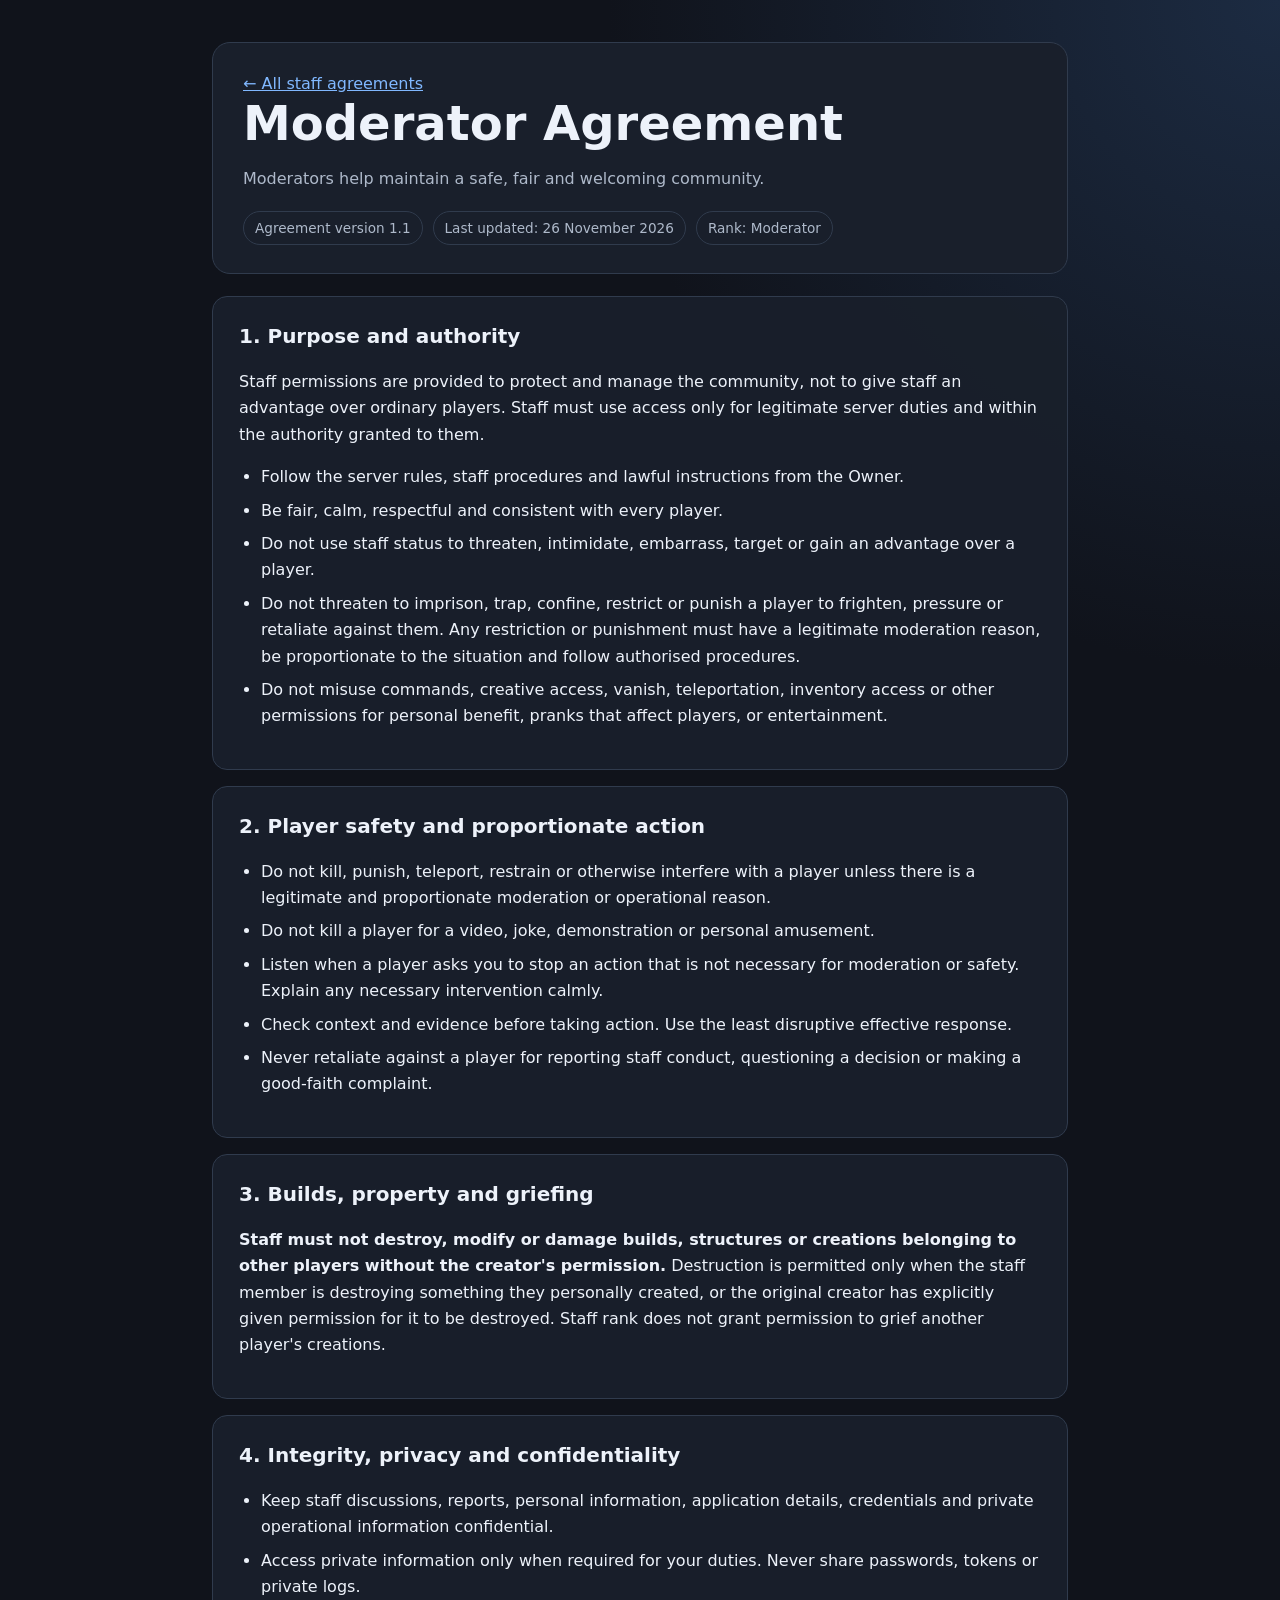
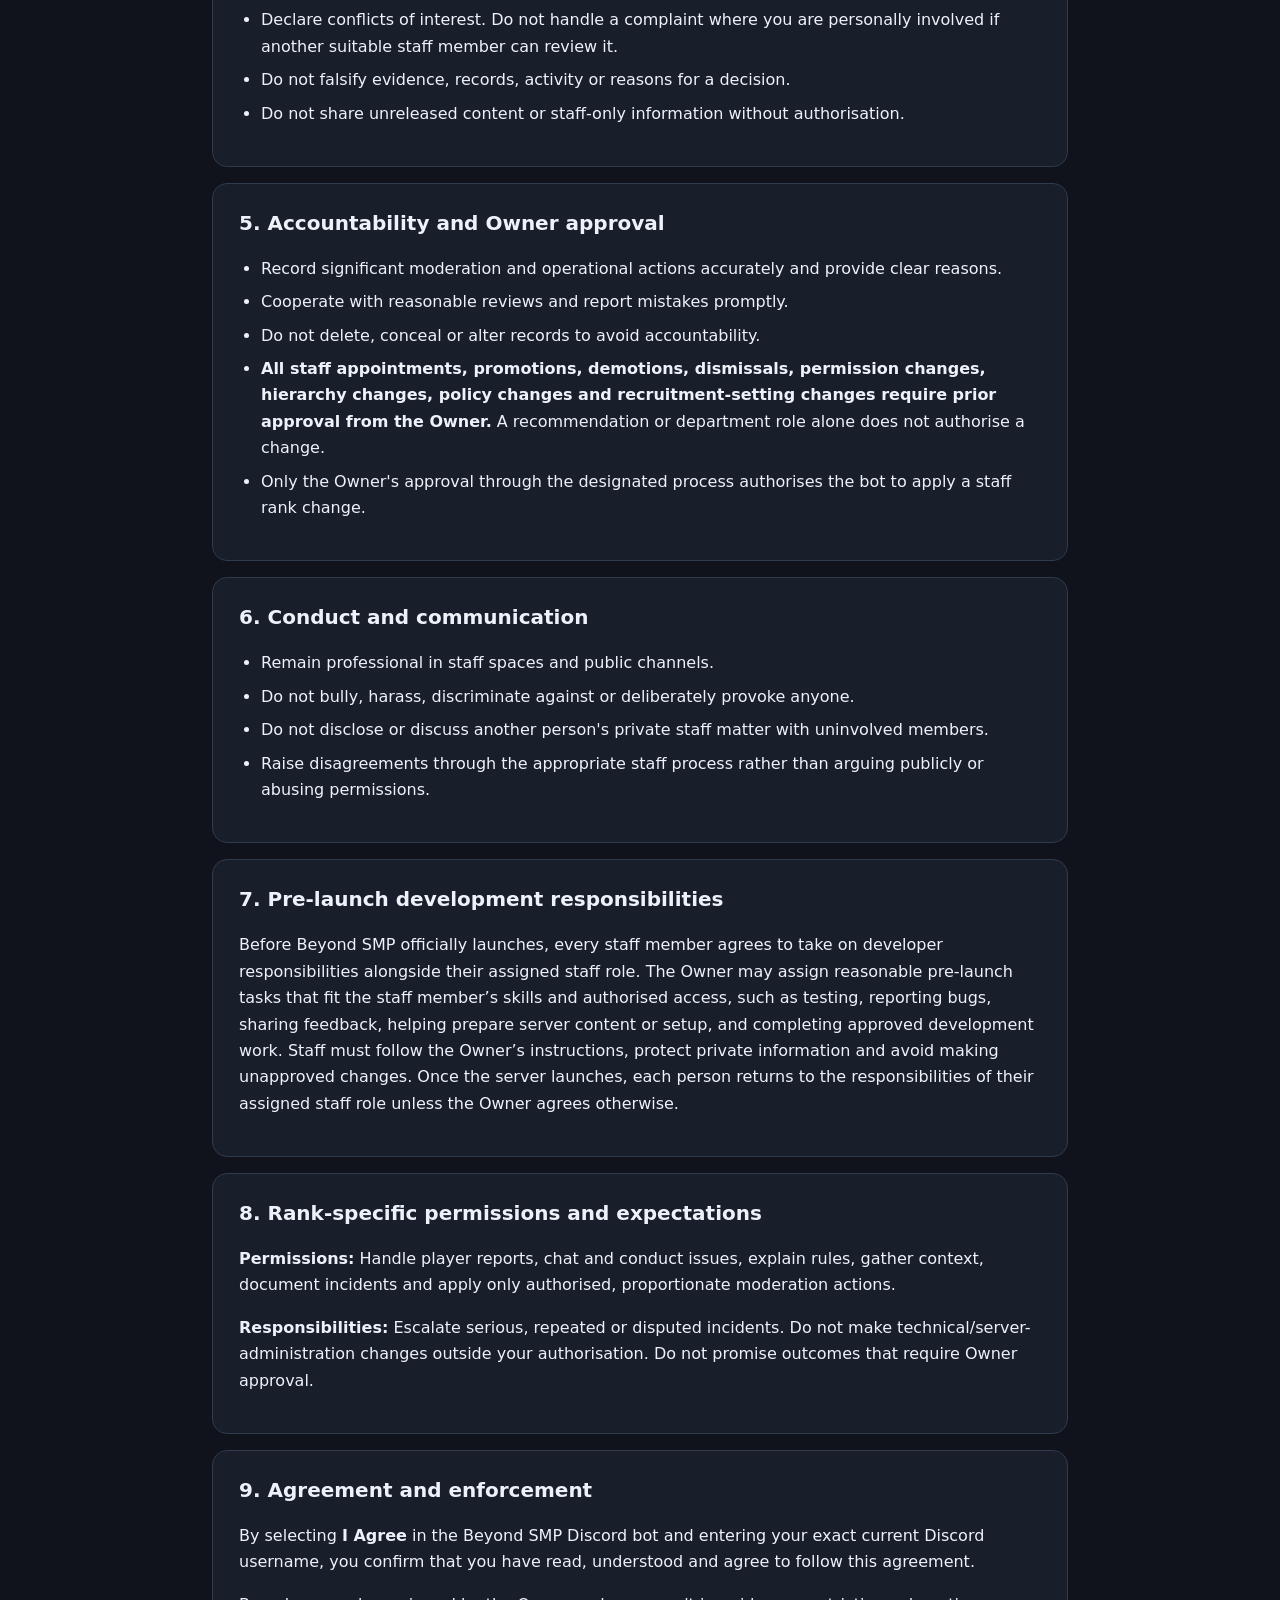
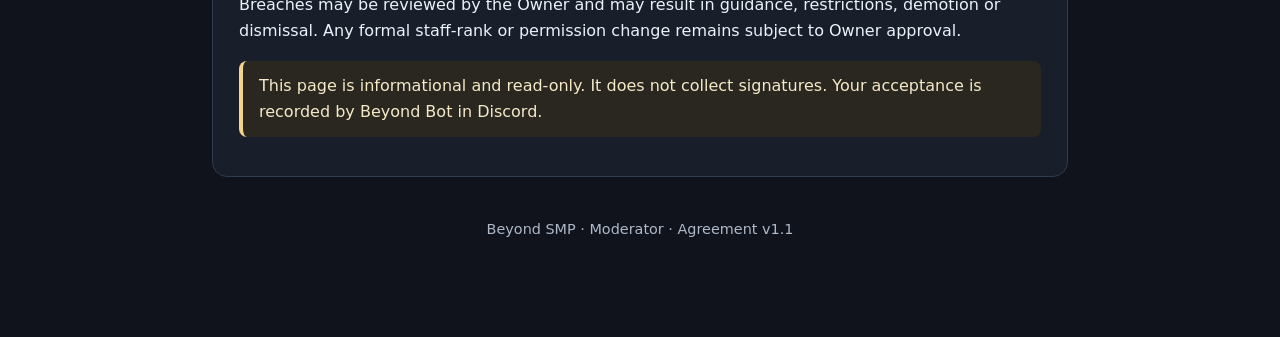
<file: staff-mod.html>
<!doctype html><html lang="en"><head><meta charset="utf-8"><meta name="viewport" content="width=device-width,initial-scale=1"><title>Moderator Agreement · Beyond SMP</title><link rel="stylesheet" href="style.css"></head><body><main class="wrap"><header><a href="index.html">← All staff agreements</a><h1>Moderator Agreement</h1><p>Moderators help maintain a safe, fair and welcoming community.</p><div class="meta"><span class="pill">Agreement version 1.1</span><span class="pill">Last updated: 26 November 2026</span><span class="pill">Rank: Moderator</span></div></header>
<section><h2>1. Purpose and authority</h2><p>Staff permissions are provided to protect and manage the community, not to give staff an advantage over ordinary players. Staff must use access only for legitimate server duties and within the authority granted to them.</p><ul><li>Follow the server rules, staff procedures and lawful instructions from the Owner.</li><li>Be fair, calm, respectful and consistent with every player.</li><li>Do not use staff status to threaten, intimidate, embarrass, target or gain an advantage over a player.</li>
<li>Do not threaten to imprison, trap, confine, restrict or punish a player to frighten, pressure or retaliate against them. Any restriction or punishment must have a legitimate moderation reason, be proportionate to the situation and follow authorised procedures.</li><li>Do not misuse commands, creative access, vanish, teleportation, inventory access or other permissions for personal benefit, pranks that affect players, or entertainment.</li></ul></section>
<section><h2>2. Player safety and proportionate action</h2><ul><li>Do not kill, punish, teleport, restrain or otherwise interfere with a player unless there is a legitimate and proportionate moderation or operational reason.</li><li>Do not kill a player for a video, joke, demonstration or personal amusement.</li><li>Listen when a player asks you to stop an action that is not necessary for moderation or safety. Explain any necessary intervention calmly.</li><li>Check context and evidence before taking action. Use the least disruptive effective response.</li><li>Never retaliate against a player for reporting staff conduct, questioning a decision or making a good-faith complaint.</li></ul></section>
<section><h2>3. Builds, property and griefing</h2><p><strong>Staff must not destroy, modify or damage builds, structures or creations belonging to other players without the creator's permission.</strong> Destruction is permitted only when the staff member is destroying something they personally created, or the original creator has explicitly given permission for it to be destroyed. Staff rank does not grant permission to grief another player's creations.</p></section>
<section><h2>4. Integrity, privacy and confidentiality</h2><ul><li>Keep staff discussions, reports, personal information, application details, credentials and private operational information confidential.</li><li>Access private information only when required for your duties. Never share passwords, tokens or private logs.</li><li>Declare conflicts of interest. Do not handle a complaint where you are personally involved if another suitable staff member can review it.</li><li>Do not falsify evidence, records, activity or reasons for a decision.</li><li>Do not share unreleased content or staff-only information without authorisation.</li></ul></section>
<section><h2>5. Accountability and Owner approval</h2><ul><li>Record significant moderation and operational actions accurately and provide clear reasons.</li><li>Cooperate with reasonable reviews and report mistakes promptly.</li><li>Do not delete, conceal or alter records to avoid accountability.</li><li><strong>All staff appointments, promotions, demotions, dismissals, permission changes, hierarchy changes, policy changes and recruitment-setting changes require prior approval from the Owner.</strong> A recommendation or department role alone does not authorise a change.</li><li>Only the Owner's approval through the designated process authorises the bot to apply a staff rank change.</li></ul></section>
<section><h2>6. Conduct and communication</h2><ul><li>Remain professional in staff spaces and public channels.</li><li>Do not bully, harass, discriminate against or deliberately provoke anyone.</li><li>Do not disclose or discuss another person's private staff matter with uninvolved members.</li><li>Raise disagreements through the appropriate staff process rather than arguing publicly or abusing permissions.</li></ul></section>
<section><h2>7. Pre-launch development responsibilities</h2><p>Before Beyond SMP officially launches, every staff member agrees to take on developer responsibilities alongside their assigned staff role. The Owner may assign reasonable pre-launch tasks that fit the staff member’s skills and authorised access, such as testing, reporting bugs, sharing feedback, helping prepare server content or setup, and completing approved development work. Staff must follow the Owner’s instructions, protect private information and avoid making unapproved changes. Once the server launches, each person returns to the responsibilities of their assigned staff role unless the Owner agrees otherwise.</p></section><section><h2>8. Rank-specific permissions and expectations</h2><p><strong>Permissions:</strong> Handle player reports, chat and conduct issues, explain rules, gather context, document incidents and apply only authorised, proportionate moderation actions.</p><p><strong>Responsibilities:</strong> Escalate serious, repeated or disputed incidents. Do not make technical/server-administration changes outside your authorisation. Do not promise outcomes that require Owner approval.</p></section><section><h2>9. Agreement and enforcement</h2><p>By selecting <strong>I Agree</strong> in the Beyond SMP Discord bot and entering your exact current Discord username, you confirm that you have read, understood and agree to follow this agreement.</p><p>Breaches may be reviewed by the Owner and may result in guidance, restrictions, demotion or dismissal. Any formal staff-rank or permission change remains subject to Owner approval.</p><p class="notice">This page is informational and read-only. It does not collect signatures. Your acceptance is recorded by Beyond Bot in Discord.</p></section><footer>Beyond SMP · Moderator · Agreement v1.1</footer></main></body></html>
</file>
<file: style.css>
@import url("https://beyond-smp.com/network-theme.css");
:root{color-scheme:dark;--bg:#10131b;--panel:#191f2b;--panel2:#202939;--text:#edf2fa;--muted:#aeb9ca;--accent:#80b8ff;--line:#303b4d;--warn:#f4d58d}*{box-sizing:border-box}body{margin:0;background:radial-gradient(circle at top right,#1c2b42 0,#10131b 42rem);color:var(--text);font:16px/1.65 system-ui,-apple-system,BlinkMacSystemFont,"Segoe UI",sans-serif}.wrap{max-width:900px;margin:auto;padding:42px 22px 70px}header{padding:28px 30px;background:var(--panel);border:1px solid var(--line);border-radius:18px;margin-bottom:22px}header p,.muted{color:var(--muted)}h1{font-size:clamp(2rem,5vw,3rem);line-height:1.1;margin:0 0 12px}h2{font-size:1.25rem;margin:0 0 12px}h3{font-size:1rem;margin:18px 0 6px;color:var(--accent)}section{background:rgba(25,31,43,.94);border:1px solid var(--line);border-radius:15px;padding:23px 26px;margin:16px 0}ul{padding-left:22px}li{margin:7px 0}.meta{display:flex;gap:10px;flex-wrap:wrap;margin-top:18px}.pill{display:inline-block;padding:5px 11px;border:1px solid var(--line);border-radius:99px;color:var(--muted);font-size:.85rem}.notice{border-left:4px solid var(--warn);padding:12px 16px;background:#29271f;border-radius:8px;color:#f5e9c8}.steps{counter-reset:step;list-style:none;padding:0}.steps li{counter-increment:step;display:flex;gap:12px}.steps li:before{content:counter(step);flex:0 0 28px;height:28px;border-radius:50%;display:grid;place-items:center;background:var(--panel2);color:var(--accent);font-weight:700}footer{color:var(--muted);font-size:.9rem;text-align:center;padding:25px 0}a{color:var(--accent)}
</file>
